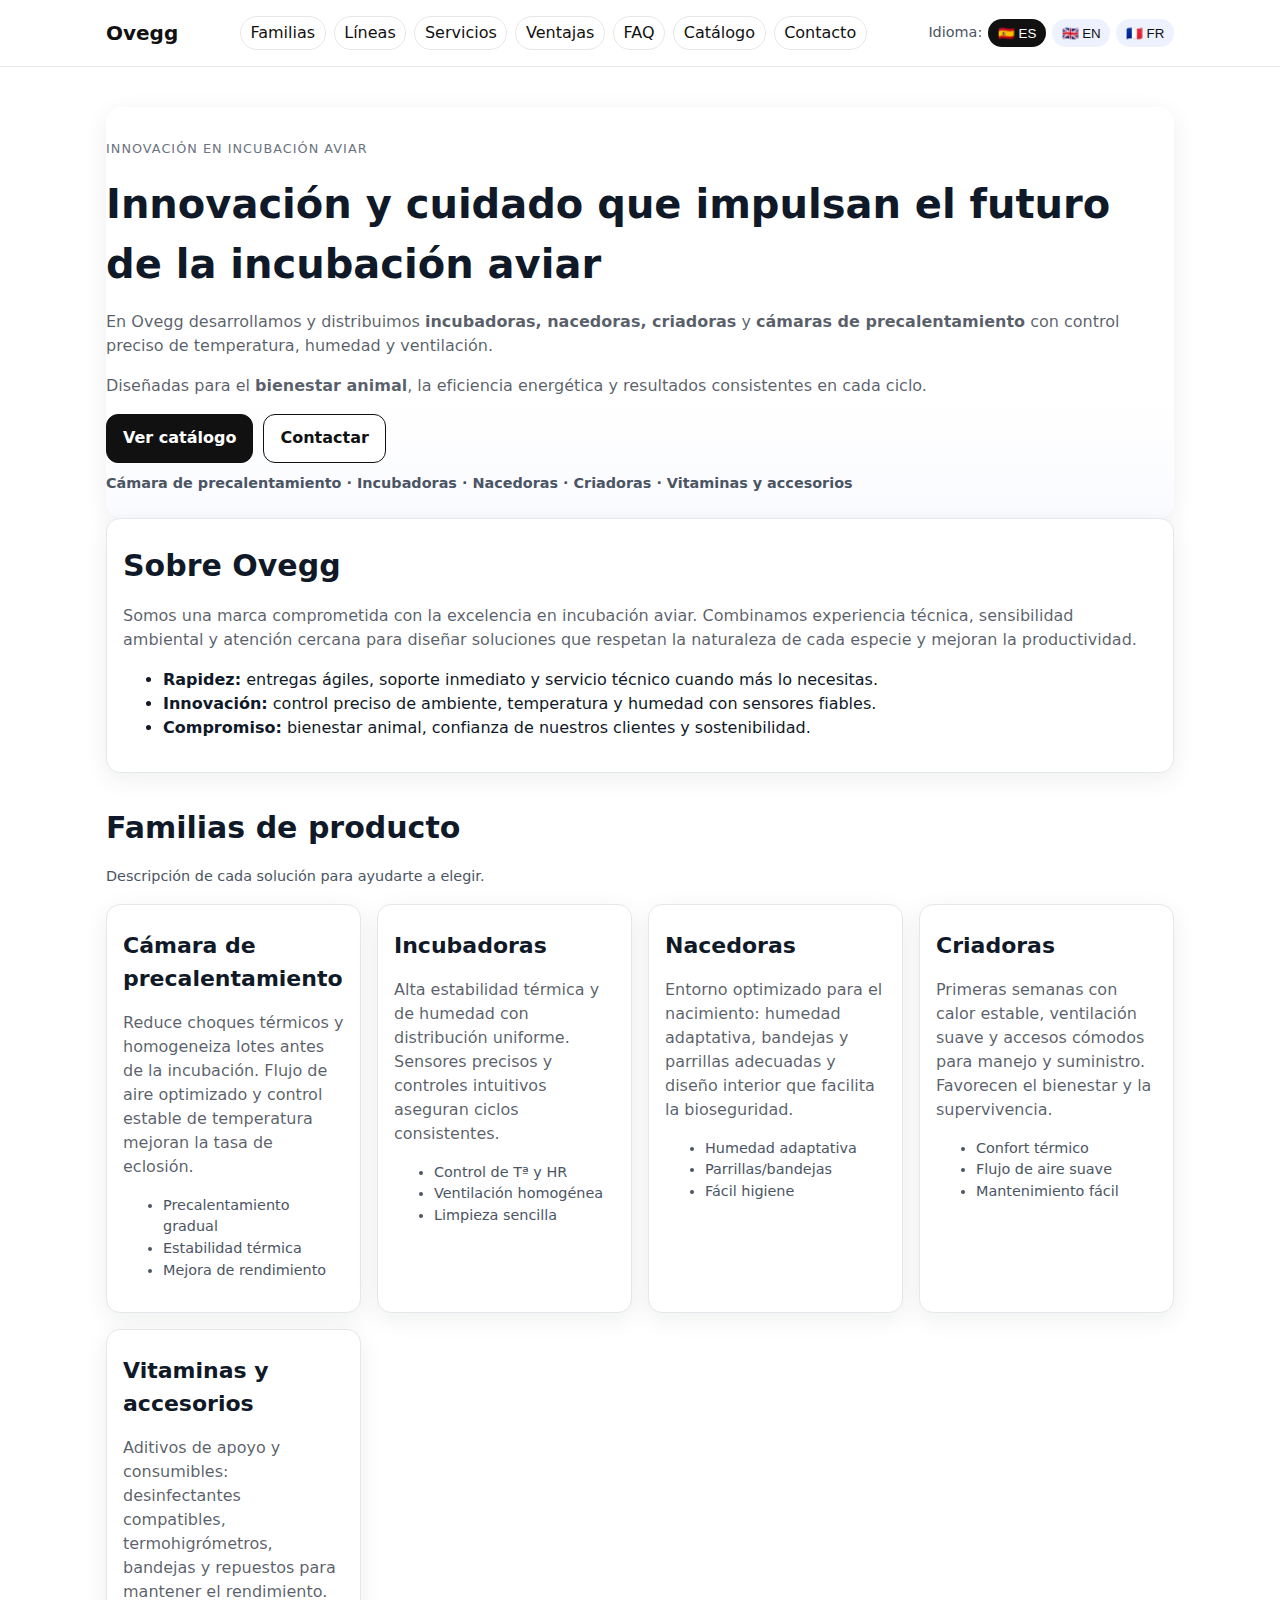
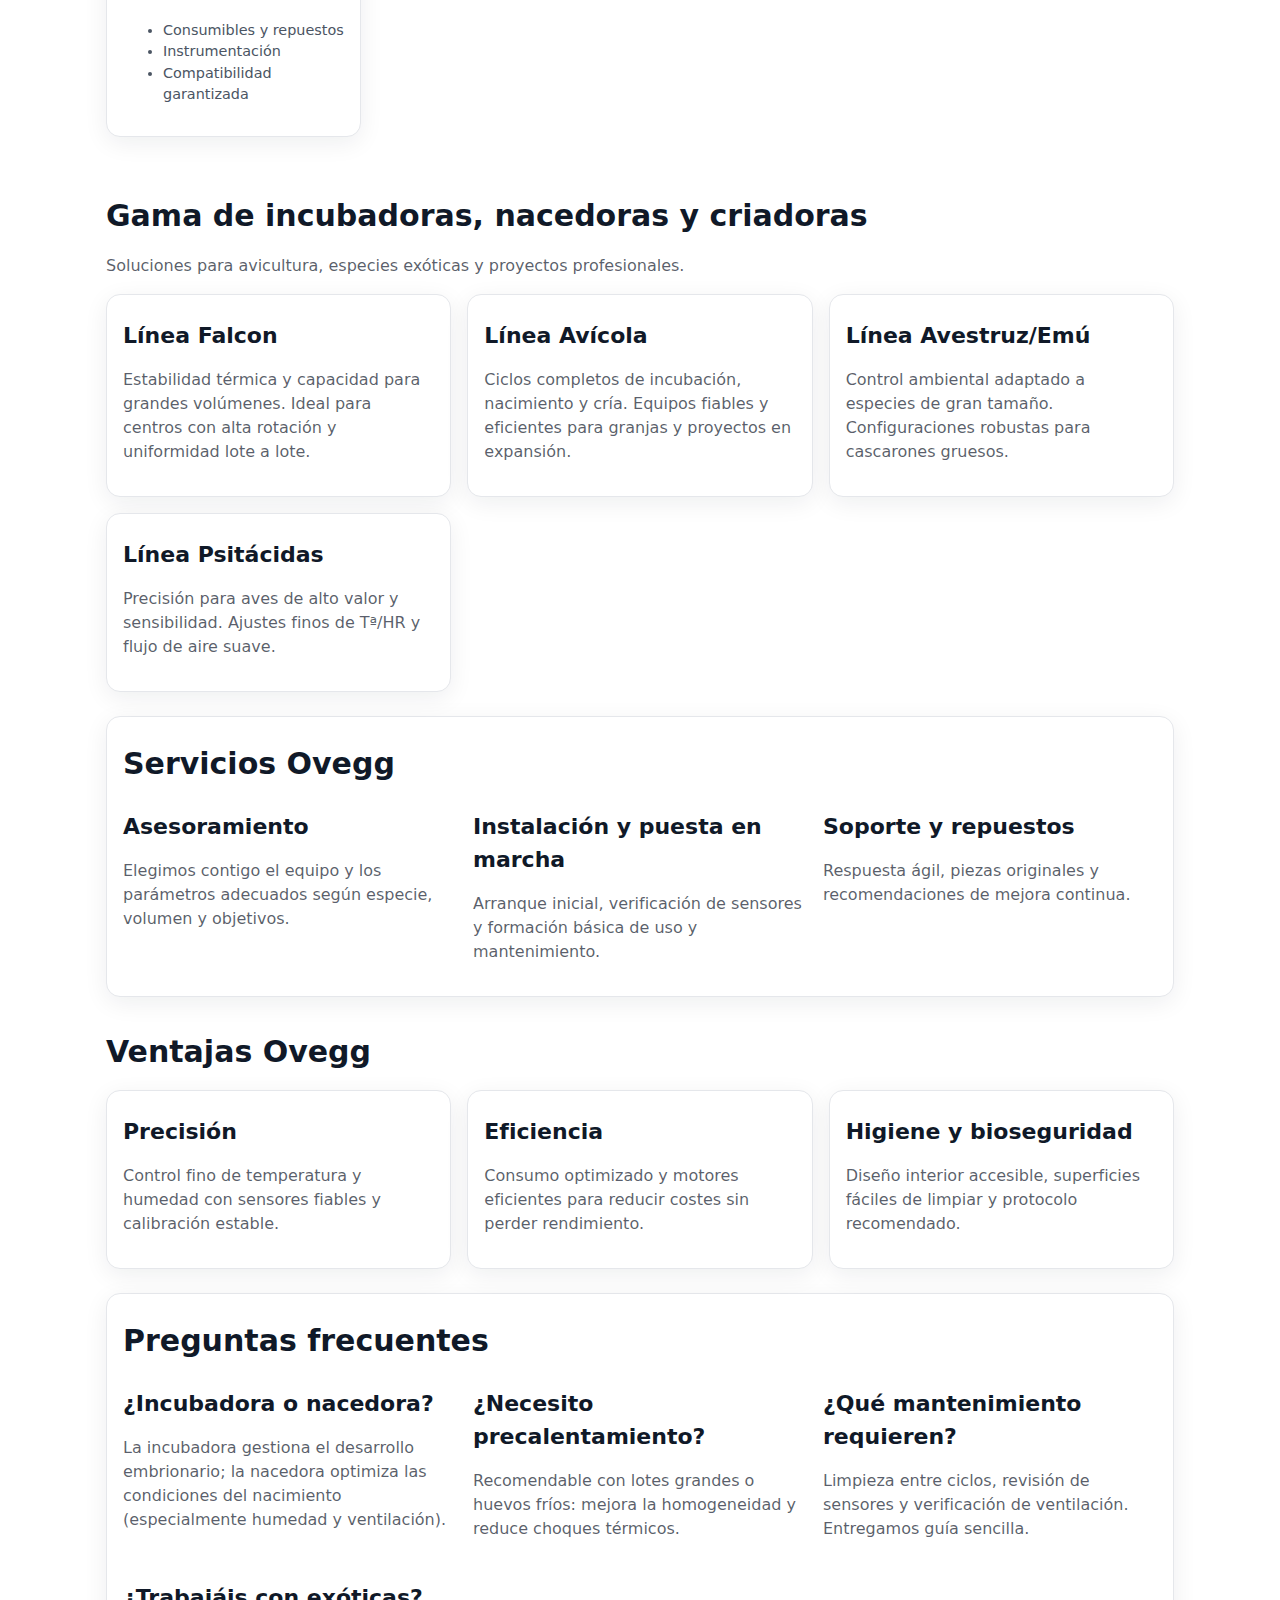
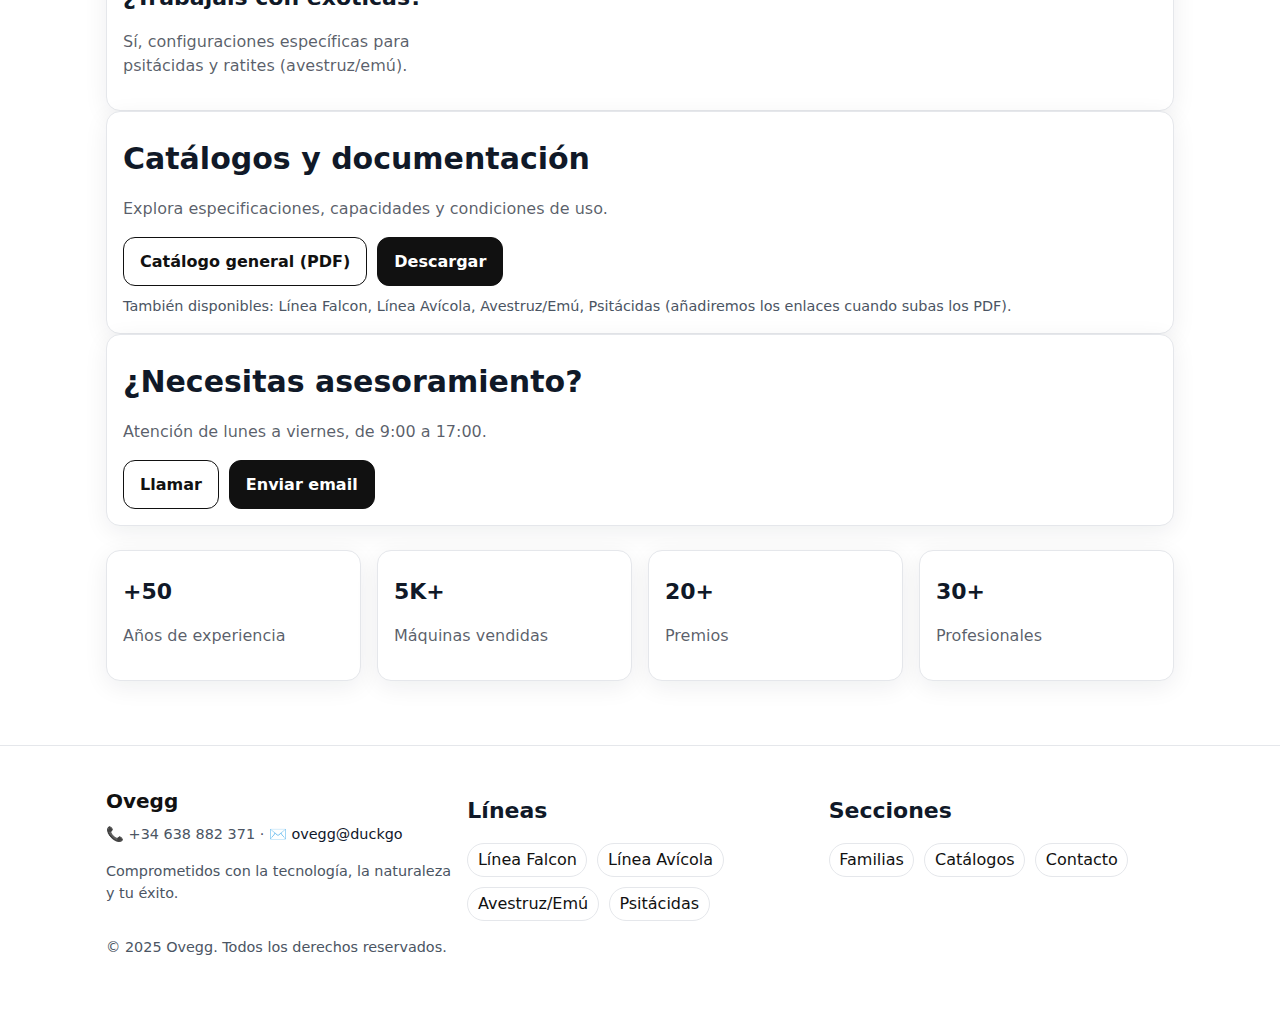
<file: index.html>
<!DOCTYPE html>
<html lang="es">
<head>
  <meta charset="UTF-8" />
  <meta name="viewport" content="width=device-width, initial-scale=1" />

  <title>Ovegg | Innovación en incubación aviar</title>
  <meta name="description" content="Ovegg: incubadoras, nacedoras, criadoras y cámaras de precalentamiento. Bienestar animal, eficiencia energética y resultados consistentes para avicultura y especies exóticas." />
  <meta name="robots" content="index, follow" />
  <link rel="canonical" href="https://ovegg713.github.io/" />

  <!-- Favicons -->
  <link rel="icon" href="favicon.svg" type="image/svg+xml" />
  <link rel="alternate icon" href="favicon.png" type="image/png" />
  <link rel="shortcut icon" href="favicon.ico" type="image/x-icon" />

  <!-- Estilos -->
  <link rel="stylesheet" href="style.css" />

  <!-- hreflang (apuntan a esta misma URL; cuando tengas /en y /fr reales, cámbialos) -->
  <link rel="alternate" href="https://ovegg713.github.io/" hreflang="es" />
  <link rel="alternate" href="https://ovegg713.github.io/en/" hreflang="en" />
  <link rel="alternate" href="https://ovegg713.github.io/fr/" hreflang="fr" />
  <link rel="alternate" href="https://ovegg713.github.io/" hreflang="x-default" />

  <!-- Open Graph -->
  <meta property="og:title" content="Ovegg | Innovación en incubación aviar" />
  <meta property="og:description" content="Soluciones profesionales para incubación: incubadoras, nacedoras y criadoras con control preciso y eficiencia." />
  <meta property="og:url" content="https://ovegg713.github.io/" />
  <meta property="og:type" content="website" />
  <meta property="og:site_name" content="Ovegg" />
  <meta property="og:image" content="https://ovegg713.github.io/favicon.svg" />

  <!-- Twitter -->
  <meta name="twitter:card" content="summary_large_image" />
  <meta name="twitter:title" content="Ovegg | Innovación en incubación aviar" />
  <meta name="twitter:description" content="Soluciones profesionales para incubación: incubadoras, nacedoras y criadoras con control preciso y eficiencia." />
  <meta name="twitter:image" content="https://ovegg713.github.io/favicon.svg" />

  <!-- Schema.org -->
  <script type="application/ld+json">
  {"@context":"https://schema.org","@type":"Organization","name":"Ovegg","url":"https://ovegg713.github.io/","email":"ovegg@duckgo","telephone":"+34 638882371","logo":"https://ovegg713.github.io/favicon.svg"}
  </script>

  <style>
    /* Fallback mínimo por si tu style.css tarda */
    body{font-family:system-ui,-apple-system,Segoe UI,Roboto,Arial,sans-serif;line-height:1.5;margin:0;color:#101928;background:#fff}
    .wrap{max-width:1100px;margin:0 auto;padding:16px}
    header.site-header{position:sticky;top:0;background:#fff;border-bottom:1px solid #e5e7eb;z-index:50}
    .brand{font-weight:700;font-size:20px;text-decoration:none;color:#111}
    nav a{color:#111;text-decoration:none;padding:.25rem .6rem;border-radius:999px;border:1px solid #e5e7eb}
    nav a:hover{background:#f3f4f6}
    .hero{padding:36px 0}
    .section{padding:24px 0}
    .card{background:#fff;border:1px solid #e5e7eb;border-radius:14px;padding:16px}
    .grid{display:grid;gap:16px}
    .grid-2{grid-template-columns:repeat(auto-fit,minmax(260px,1fr))}
    .grid-3{grid-template-columns:repeat(auto-fit,minmax(220px,1fr))}
    .grid-4{grid-template-columns:repeat(auto-fit,minmax(160px,1fr))}
    .btn-row{display:flex;gap:10px;flex-wrap:wrap}
    .btn{display:inline-block;padding:.7rem 1rem;border-radius:12px;border:1px solid #111;text-decoration:none}
    .btn-primary{background:#111;color:#fff}
    .btn-outline{background:#fff;color:#111}
    .kicker{text-transform:uppercase;letter-spacing:.08em;font-size:.8rem;color:#6b7280}
    .small{font-size:.9rem;color:#4b5563}
    footer.site-footer{border-top:1px solid #e5e7eb;margin-top:24px;padding:24px 0}
    /* Idiomas */
    [data-lang]{display:none}
    [data-lang].active{display:block}
    .lang-pill{border:none;background:#eef2ff;color:#111;padding:.4rem .6rem;border-radius:999px;cursor:pointer}
    .lang-pill.active{background:#111;color:#fff}
  </style>
</head>

<body>
  <!-- =================== HEADER (común) =================== -->
  <header class="site-header">
    <div class="wrap" style="display:flex;align-items:center;justify-content:space-between;gap:20px;flex-wrap:wrap;">
      <a href="#" class="brand">Ovegg</a>

      <!-- Menú principal sencillo (anclas a secciones del idioma activo) -->
      <nav style="display:flex;gap:8px;flex-wrap:wrap">
        <a href="#familias">Familias</a>
        <a href="#lineas">Líneas</a>
        <a href="#servicios">Servicios</a>
        <a href="#ventajas">Ventajas</a>
        <a href="#faq">FAQ</a>
        <a href="#catalogo">Catálogo</a>
        <a href="#contacto">Contacto</a>
      </nav>

      <!-- Selector de idioma -->
      <div style="display:flex;gap:6px;align-items:center;flex-wrap:wrap">
        <span class="small">Idioma:</span>
        <button class="lang-pill" data-setlang="es">🇪🇸 ES</button>
        <button class="lang-pill" data-setlang="en">🇬🇧 EN</button>
        <button class="lang-pill" data-setlang="fr">🇫🇷 FR</button>
      </div>
    </div>
  </header>

  <!-- =================== CONTENIDOS EN 3 IDIOMAS =================== -->

  <!-- ========== ESPAÑOL ========== -->
  <main id="lang-es" data-lang="es" class="active">
    <div class="wrap">
      <!-- HERO -->
      <section id="inicio" class="hero section">
        <p class="kicker">innovación en incubación aviar</p>
        <h1>Innovación y cuidado que impulsan el futuro de la incubación aviar</h1>
        <p>En Ovegg desarrollamos y distribuimos <strong>incubadoras, nacedoras, criadoras</strong> y <strong>cámaras de precalentamiento</strong> con control preciso de temperatura, humedad y ventilación.</p>
        <p>Diseñadas para el <strong>bienestar animal</strong>, la eficiencia energética y resultados consistentes en cada ciclo.</p>
        <div class="btn-row">
          <a class="btn btn-primary" href="#catalogo">Ver catálogo</a>
          <a class="btn btn-outline" href="#contacto">Contactar</a>
        </div>
        <div class="small" style="margin-top:10px">
          <strong>Cámara de precalentamiento · Incubadoras · Nacedoras · Criadoras · Vitaminas y accesorios</strong>
        </div>
      </section>

      <!-- SOBRE -->
      <section id="sobre" class="section card">
        <h2>Sobre Ovegg</h2>
        <p>Somos una marca comprometida con la excelencia en incubación aviar. Combinamos experiencia técnica, sensibilidad ambiental y atención cercana para diseñar soluciones que respetan la naturaleza de cada especie y mejoran la productividad.</p>
        <ul>
          <li><strong>Rapidez:</strong> entregas ágiles, soporte inmediato y servicio técnico cuando más lo necesitas.</li>
          <li><strong>Innovación:</strong> control preciso de ambiente, temperatura y humedad con sensores fiables.</li>
          <li><strong>Compromiso:</strong> bienestar animal, confianza de nuestros clientes y sostenibilidad.</li>
        </ul>
      </section>

      <!-- FAMILIAS -->
      <section id="familias" class="section">
        <h2>Familias de producto</h2>
        <p class="small">Descripción de cada solución para ayudarte a elegir.</p>
        <div class="grid grid-3" style="margin-top:16px">
          <article class="card">
            <h3>Cámara de precalentamiento</h3>
            <p>Reduce choques térmicos y homogeneiza lotes antes de la incubación. Flujo de aire optimizado y control estable de temperatura mejoran la tasa de eclosión.</p>
            <ul class="small"><li>Precalentamiento gradual</li><li>Estabilidad térmica</li><li>Mejora de rendimiento</li></ul>
          </article>
          <article class="card">
            <h3>Incubadoras</h3>
            <p>Alta estabilidad térmica y de humedad con distribución uniforme. Sensores precisos y controles intuitivos aseguran ciclos consistentes.</p>
            <ul class="small"><li>Control de Tª y HR</li><li>Ventilación homogénea</li><li>Limpieza sencilla</li></ul>
          </article>
          <article class="card">
            <h3>Nacedoras</h3>
            <p>Entorno optimizado para el nacimiento: humedad adaptativa, bandejas y parrillas adecuadas y diseño interior que facilita la bioseguridad.</p>
            <ul class="small"><li>Humedad adaptativa</li><li>Parrillas/bandejas</li><li>Fácil higiene</li></ul>
          </article>
          <article class="card">
            <h3>Criadoras</h3>
            <p>Primeras semanas con calor estable, ventilación suave y accesos cómodos para manejo y suministro. Favorecen el bienestar y la supervivencia.</p>
            <ul class="small"><li>Confort térmico</li><li>Flujo de aire suave</li><li>Mantenimiento fácil</li></ul>
          </article>
          <article class="card">
            <h3>Vitaminas y accesorios</h3>
            <p>Aditivos de apoyo y consumibles: desinfectantes compatibles, termohigrómetros, bandejas y repuestos para mantener el rendimiento.</p>
            <ul class="small"><li>Consumibles y repuestos</li><li>Instrumentación</li><li>Compatibilidad garantizada</li></ul>
          </article>
        </div>
      </section>

      <!-- LÍNEAS -->
      <section id="lineas" class="section">
        <h2>Gama de incubadoras, nacedoras y criadoras</h2>
        <p>Soluciones para avicultura, especies exóticas y proyectos profesionales.</p>
        <div class="grid grid-2" style="margin-top:16px">
          <article class="card"><h3>Línea Falcon</h3><p>Estabilidad térmica y capacidad para grandes volúmenes. Ideal para centros con alta rotación y uniformidad lote a lote.</p></article>
          <article class="card"><h3>Línea Avícola</h3><p>Ciclos completos de incubación, nacimiento y cría. Equipos fiables y eficientes para granjas y proyectos en expansión.</p></article>
          <article class="card"><h3>Línea Avestruz/Emú</h3><p>Control ambiental adaptado a especies de gran tamaño. Configuraciones robustas para cascarones gruesos.</p></article>
          <article class="card"><h3>Línea Psitácidas</h3><p>Precisión para aves de alto valor y sensibilidad. Ajustes finos de Tª/HR y flujo de aire suave.</p></article>
        </div>
      </section>

      <!-- SERVICIOS -->
      <section id="servicios" class="section card">
        <h2>Servicios Ovegg</h2>
        <div class="grid grid-3">
          <div><h3>Asesoramiento</h3><p>Elegimos contigo el equipo y los parámetros adecuados según especie, volumen y objetivos.</p></div>
          <div><h3>Instalación y puesta en marcha</h3><p>Arranque inicial, verificación de sensores y formación básica de uso y mantenimiento.</p></div>
          <div><h3>Soporte y repuestos</h3><p>Respuesta ágil, piezas originales y recomendaciones de mejora continua.</p></div>
        </div>
      </section>

      <!-- VENTAJAS -->
      <section id="ventajas" class="section">
        <h2>Ventajas Ovegg</h2>
        <div class="grid grid-3" style="margin-top:16px">
          <article class="card"><h3>Precisión</h3><p>Control fino de temperatura y humedad con sensores fiables y calibración estable.</p></article>
          <article class="card"><h3>Eficiencia</h3><p>Consumo optimizado y motores eficientes para reducir costes sin perder rendimiento.</p></article>
          <article class="card"><h3>Higiene y bioseguridad</h3><p>Diseño interior accesible, superficies fáciles de limpiar y protocolo recomendado.</p></article>
        </div>
      </section>

      <!-- FAQ -->
      <section id="faq" class="section card">
        <h2>Preguntas frecuentes</h2>
        <div class="grid grid-2">
          <div><h3>¿Incubadora o nacedora?</h3><p>La incubadora gestiona el desarrollo embrionario; la nacedora optimiza las condiciones del nacimiento (especialmente humedad y ventilación).</p></div>
          <div><h3>¿Necesito precalentamiento?</h3><p>Recomendable con lotes grandes o huevos fríos: mejora la homogeneidad y reduce choques térmicos.</p></div>
          <div><h3>¿Qué mantenimiento requieren?</h3><p>Limpieza entre ciclos, revisión de sensores y verificación de ventilación. Entregamos guía sencilla.</p></div>
          <div><h3>¿Trabajáis con exóticas?</h3><p>Sí, configuraciones específicas para psitácidas y ratites (avestruz/emú).</p></div>
        </div>
      </section>

      <!-- CATÁLOGO -->
      <section id="catalogo" class="section card">
        <h2>Catálogos y documentación</h2>
        <p>Explora especificaciones, capacidades y condiciones de uso.</p>
        <div class="btn-row">
          <a class="btn btn-outline" href="catalogo.pdf" target="_blank" rel="noopener">Catálogo general (PDF)</a>
          <a class="btn btn-primary" href="catalogo.pdf" download>Descargar</a>
        </div>
        <div class="small" style="margin-top:10px">También disponibles: Línea Falcon, Línea Avícola, Avestruz/Emú, Psitácidas (añadiremos los enlaces cuando subas los PDF).</div>
      </section>

      <!-- CONTACTO -->
      <section id="contacto" class="section card">
        <h2>¿Necesitas asesoramiento?</h2>
        <p>Atención de lunes a viernes, de 9:00 a 17:00.</p>
        <div class="btn-row"><a class="btn btn-outline" href="tel:+34638882371">Llamar</a><a class="btn btn-primary" href="mailto:ovegg@duckgo">Enviar email</a></div>
      </section>

      <!-- MÉTRICAS -->
      <section class="section">
        <div class="grid grid-4">
          <div class="card"><h3>+50</h3><p>Años de experiencia</p></div>
          <div class="card"><h3>5K+</h3><p>Máquinas vendidas</p></div>
          <div class="card"><h3>20+</h3><p>Premios</p></div>
          <div class="card"><h3>30+</h3><p>Profesionales</p></div>
        </div>
      </section>
    </div>
  </main>

  <!-- ========== INGLÉS ========== -->
  <main id="lang-en" data-lang="en">
    <div class="wrap">
      <section id="home" class="hero section">
        <p class="kicker">incubation innovation</p>
        <h1>Innovation and care powering the future of bird incubation</h1>
        <p>We design and supply <strong>incubators, hatchers, brooders</strong> and <strong>preheating chambers</strong> with precise control of temperature, humidity and airflow.</p>
        <p>Built for <strong>animal welfare</strong>, energy efficiency and consistent results every cycle.</p>
        <div class="btn-row">
          <a class="btn btn-primary" href="#catalog">View catalog</a>
          <a class="btn btn-outline" href="#contact">Contact</a>
        </div>
        <div class="small" style="margin-top:10px"><strong>Preheating chamber · Incubators · Hatchers · Brooders · Vitamins & accessories</strong></div>
      </section>

      <section id="about" class="section card">
        <h2>About Ovegg</h2>
        <p>We combine technical expertise, environmental awareness and close support to deliver reliable solutions that respect each species and improve productivity.</p>
        <ul><li><strong>Speed:</strong> fast deliveries, prompt support and on-time service.</li><li><strong>Innovation:</strong> precise control of environment, temperature and humidity.</li><li><strong>Commitment:</strong> animal welfare, customer trust and sustainability.</li></ul>
      </section>

      <section id="families" class="section">
        <h2>Product families</h2>
        <p class="small">Clear description to help you choose the right solution.</p>
        <div class="grid grid-3" style="margin-top:16px">
          <article class="card"><h3>Preheating chamber</h3><p>Reduces thermal shock and homogenizes batches before incubation. Optimized airflow and stable temperature improve hatch rate.</p><ul class="small"><li>Gradual preheating</li><li>Thermal stability</li><li>Better performance</li></ul></article>
          <article class="card"><h3>Incubators</h3><p>High thermal and humidity stability with uniform distribution. Accurate sensors and intuitive controls ensure consistent cycles.</p><ul class="small"><li>Temp/RH control</li><li>Even ventilation</li><li>Easy cleaning</li></ul></article>
          <article class="card"><h3>Hatchers</h3><p>Optimized final stage: adaptive humidity, suitable trays and interior design that supports biosafety.</p><ul class="small"><li>Adaptive humidity</li><li>Trays & grids</li><li>Hygiene</li></ul></article>
          <article class="card"><h3>Brooders</h3><p>Stable heat, gentle airflow and convenient access for handling and supply. Fosters welfare and survival.</p><ul class="small"><li>Thermal comfort</li><li>Soft airflow</li><li>Easy maintenance</li></ul></article>
          <article class="card"><h3>Vitamins & accessories</h3><p>Support additives and consumables: compatible disinfectants, thermo-hygrometers, trays and spares.</p><ul class="small"><li>Consumables & spares</li><li>Instrumentation</li><li>Assured compatibility</li></ul></article>
        </div>
      </section>

      <section id="lines" class="section">
        <h2>Incubation, hatching & brooding lines</h2>
        <p>Solutions for poultry, exotic species and professional projects.</p>
        <div class="grid grid-2" style="margin-top:16px">
          <article class="card"><h3>Falcon line</h3><p>Thermal stability for large volumes. Ideal for high-turnover centres and batch-to-batch uniformity.</p></article>
          <article class="card"><h3>Poultry line</h3><p>Full cycles: incubation, hatching and brooding. Reliable & efficient equipment for farms and growth plans.</p></article>
          <article class="card"><h3>Ostrich/Emu</h3><p>Environmental control for large species and thick shells with robust configurations.</p></article>
          <article class="card"><h3>Psittacines</h3><p>Fine control for high-value sensitive birds. Gentle airflow and precise Temp/RH.</p></article>
        </div>
      </section>

      <section id="services-en" class="section card">
        <h2>Ovegg services</h2>
        <div class="grid grid-3"><div><h3>Advisory</h3><p>We help choose the right equipment and parameters by species, volume and goals.</p></div><div><h3>Installation & commissioning</h3><p>Startup, sensor checks and basic training on use and maintenance.</p></div><div><h3>Support & spares</h3><p>Agile response, original parts and continuous improvement tips.</p></div></div>
      </section>

      <section id="advantages" class="section">
        <h2>Advantages</h2>
        <div class="grid grid-3" style="margin-top:16px"><article class="card"><h3>Precision</h3><p>Fine Temp/RH control with reliable sensors and stable calibration.</p></article><article class="card"><h3>Efficiency</h3><p>Optimized consumption and efficient motors to cut costs.</p></article><article class="card"><h3>Hygiene & biosafety</h3><p>Accessible interiors, easy-to-clean surfaces and recommended protocol.</p></article></div>
      </section>

      <section id="faq-en" class="section card">
        <h2>FAQ</h2>
        <div class="grid grid-2"><div><h3>Incubator vs hatcher</h3><p>Incubator manages embryo development; hatcher optimizes hatching environment (especially humidity & ventilation).</p></div><div><h3>Do I need preheating?</h3><p>Recommended for large or cold batches: better homogeneity and fewer thermal shocks.</p></div><div><h3>Maintenance?</h3><p>Cleaning between cycles, sensor checks and ventilation verification. We provide a simple guide.</p></div><div><h3>Exotic species?</h3><p>Yes, specific configurations for psittacines and ratites (ostrich/emu).</p></div></div>
      </section>

      <section id="catalog" class="section card">
        <h2>Catalogs & documentation</h2>
        <p>Explore specs, capacities and usage conditions.</p>
        <div class="btn-row"><a class="btn btn-outline" href="catalogo.pdf" target="_blank" rel="noopener">General catalog (PDF)</a><a class="btn btn-primary" href="catalogo.pdf" download>Download</a></div>
        <div class="small" style="margin-top:10px">Falcon line, Poultry, Ostrich/Emu, Psittacines (links will be added when PDFs are uploaded).</div>
      </section>

      <section id="contact" class="section card">
        <h2>Contact</h2>
        <p>Mon–Fri, 9:00–17:00.</p>
        <div class="btn-row"><a class="btn btn-outline" href="tel:+34638882371">Call</a><a class="btn btn-primary" href="mailto:ovegg@duckgo">Email</a></div>
      </section>

      <section class="section">
        <div class="grid grid-4">
          <div class="card"><h3>+50</h3><p>Years of expertise</p></div>
          <div class="card"><h3>5K+</h3><p>Units delivered</p></div>
          <div class="card"><h3>20+</h3><p>Awards</p></div>
          <div class="card"><h3>30+</h3><p>Professionals</p></div>
        </div>
      </section>
    </div>
  </main>

  <!-- ========== FRANCÉS ========== -->
  <main id="lang-fr" data-lang="fr">
    <div class="wrap">
      <section id="accueil" class="hero section">
        <p class="kicker">innovation en incubation</p>
        <h1>Innovation et soin au service de l’incubation avicole</h1>
        <p>Nous concevons et distribuons des <strong>incubateurs, éclosoirs, éleveuses</strong> et <strong>chambres de préchauffage</strong> avec contrôle précis de la température, de l’humidité et de la ventilation.</p>
        <p>Conçus pour le <strong>bien-être animal</strong>, l’efficacité énergétique et des résultats constants à chaque cycle.</p>
        <div class="btn-row">
          <a class="btn btn-primary" href="#catalogue">Voir le catalogue</a>
          <a class="btn btn-outline" href="#contact-fr">Contact</a>
        </div>
        <div class="small" style="margin-top:10px"><strong>Chambre de préchauffage · Incubateurs · Éclosoirs · Éleveuses · Vitamines & accessoires</strong></div>
      </section>

      <section id="a-propos" class="section card">
        <h2>À propos d’Ovegg</h2>
        <p>Nous allions expertise technique, sensibilité environnementale et accompagnement de proximité pour offrir des solutions fiables qui respectent chaque espèce et améliorent la productivité.</p>
        <ul><li><strong>Rapidité :</strong> livraisons agiles et support réactif.</li><li><strong>Innovation :</strong> contrôle précis de l’environnement, température et humidité.</li><li><strong>Engagement :</strong> bien-être animal, confiance client et durabilité.</li></ul>
      </section>

      <section id="familles" class="section">
        <h2>Familles de produits</h2>
        <p class="small">Description de chaque solution pour vous guider.</p>
        <div class="grid grid-3" style="margin-top:16px">
          <article class="card"><h3>Chambre de préchauffage</h3><p>Réduit les chocs thermiques et homogénéise les lots avant l’incubation. Flux d’air optimisé et température stable améliorent le taux d’éclosion.</p><ul class="small"><li>Préchauffage progressif</li><li>Stabilité thermique</li><li>Meilleure performance</li></ul></article>
          <article class="card"><h3>Incubateurs</h3><p>Grande stabilité thermique et d’humidité avec distribution uniforme. Capteurs précis et commandes intuitives assurent des cycles réguliers.</p><ul class="small"><li>Contrôle T°/HR</li><li>Ventilation homogène</li><li>Nettoyage facile</li></ul></article>
          <article class="card"><h3>Éclosoirs</h3><p>Phase finale optimisée : humidité adaptée, plateaux et grilles appropriés et design intérieur favorisant la biosécurité.</p><ul class="small"><li>Humidité adaptative</li><li>Plateaux & grilles</li><li>Hygiène facilitée</li></ul></article>
          <article class="card"><h3>Éleveuses</h3><p>Semaines initiales avec chaleur stable, flux d’air doux et accès pratiques pour la gestion et l’alimentation.</p><ul class="small"><li>Confort thermique</li><li>Flux d’air doux</li><li>Entretien aisé</li></ul></article>
          <article class="card"><h3>Vitamines & accessoires</h3><p>Additifs et consommables : désinfectants compatibles, thermo-hygromètres, plateaux et pièces de rechange.</p><ul class="small"><li>Consommables & pièces</li><li>Instrumentation</li><li>Compatibilité assurée</li></ul></article>
        </div>
      </section>

      <section id="gammes" class="section">
        <h2>Gammes d’incubation, éclosion & élevage</h2>
        <p>Solutions pour aviculture, espèces exotiques et projets professionnels.</p>
        <div class="grid grid-2" style="margin-top:16px">
          <article class="card"><h3>Gamme Falcon</h3><p>Stabilité thermique et grands volumes. Idéal pour centres à forte rotation et uniformité inter-lots.</p></article>
          <article class="card"><h3>Gamme Avicole</h3><p>Cycles complets : incubation, éclosion et élevage. Équipements fiables et efficaces.</p></article>
          <article class="card"><h3>Autruche/Émeu</h3><p>Contrôle environnemental pour grandes espèces et coquilles épaisses.</p></article>
          <article class="card"><h3>Psittacidés</h3><p>Réglages fins pour oiseaux sensibles de grande valeur. Flux d’air doux et précision T°/HR.</p></article>
        </div>
      </section>

      <section id="services-fr" class="section card">
        <h2>Services Ovegg</h2>
        <div class="grid grid-3"><div><h3>Conseil</h3><p>Choix du matériel et des paramètres selon l’espèce, le volume et les objectifs.</p></div><div><h3>Installation & mise en service</h3><p>Démarrage, vérification des capteurs et formation de base.</p></div><div><h3>Support & pièces</h3><p>Réponse agile, pièces d’origine et recommandations d’amélioration continue.</p></div></div>
      </section>

      <section id="avantages" class="section">
        <h2>Avantages</h2>
        <div class="grid grid-3" style="margin-top:16px"><article class="card"><h3>Précision</h3><p>Contrôle fin T°/HR avec capteurs fiables et calibration stable.</p></article><article class="card"><h3>Efficacité</h3><p>Consommation optimisée et moteurs performants pour réduire les coûts.</p></article><article class="card"><h3>Hygiène & biosécurité</h3><p>Intérieurs accessibles, surfaces faciles à nettoyer et protocole conseillé.</p></article></div>
      </section>

      <section id="faq-fr" class="section card">
        <h2>FAQ</h2>
        <div class="grid grid-2"><div><h3>Incubateur vs éclosoir</h3><p>Incubateur = développement embryonnaire ; éclosoir = conditions d’éclosion (surtout humidité & ventilation).</p></div><div><h3>Préchauffage ?</h3><p>Recommandé pour lots importants ou froids : meilleure homogénéité et moins de chocs thermiques.</p></div><div><h3>Entretien ?</h3><p>Nettoyage entre cycles, vérification des capteurs et de la ventilation. Guide fourni.</p></div><div><h3>Espèces exotiques ?</h3><p>Oui, configurations spécifiques pour psittacidés et ratites (autruche/émeu).</p></div></div>
      </section>

      <section id="catalogue" class="section card">
        <h2>Catalogues & documentation</h2>
        <p>Explorez les spécifications, capacités et conditions d’utilisation.</p>
        <div class="btn-row"><a class="btn btn-outline" href="catalogo.pdf" target="_blank" rel="noopener">Catalogue général (PDF)</a><a class="btn btn-primary" href="catalogo.pdf" download>Télécharger</a></div>
        <div class="small" style="margin-top:10px">Gamme Falcon, Avicole, Autruche/Émeu, Psittacidés (liens ajoutés dès que les PDF seront disponibles).</div>
      </section>

      <section id="contact-fr" class="section card">
        <h2>Contact</h2>
        <p>Lun–Ven, 9:00–17:00.</p>
        <div class="btn-row"><a class="btn btn-outline" href="tel:+34638882371">Appeler</a><a class="btn btn-primary" href="mailto:ovegg@duckgo">Email</a></div>
      </section>

      <section class="section">
        <div class="grid grid-4">
          <div class="card"><h3>+50</h3><p>Années d’expérience</p></div>
          <div class="card"><h3>5K+</h3><p>Machines livrées</p></div>
          <div class="card"><h3>20+</h3><p>Récompenses</p></div>
          <div class="card"><h3>30+</h3><p>Professionnels</p></div>
        </div>
      </section>
    </div>
  </main>

  <!-- =================== FOOTER (común) =================== -->
  <footer class="site-footer">
    <div class="wrap">
      <div class="grid grid-3">
        <div>
          <div class="brand" style="margin-bottom:8px;font-weight:700">Ovegg</div>
          <p class="small">📞 +34 638 882 371 · ✉️ <a href="mailto:ovegg@duckgo">ovegg@duckgo</a></p>
          <p class="small">Comprometidos con la tecnología, la naturaleza y tu éxito.</p>
        </div>
        <div>
          <h3>Líneas</h3>
          <nav class="link-list">
            <a href="#lineas">Línea Falcon</a>
            <a href="#lineas">Línea Avícola</a>
            <a href="#lineas">Avestruz/Emú</a>
            <a href="#lineas">Psitácidas</a>
          </nav>
        </div>
        <div>
          <h3>Secciones</h3>
          <nav class="link-list">
            <a href="#familias">Familias</a>
            <a href="#catalogo">Catálogos</a>
            <a href="#contacto">Contacto</a>
          </nav>
        </div>
      </div>
      <p class="small" style="margin-top:16px">© 2025 Ovegg. Todos los derechos reservados.</p>
    </div>
  </footer>

  <!-- =================== JS de idioma =================== -->
  <script>
    (function(){
      const pickers = document.querySelectorAll('[data-setlang]');
      const sections = document.querySelectorAll('[data-lang]');
      function setLang(lang){
        sections.forEach(s => s.classList.toggle('active', s.dataset.lang === lang));
        pickers.forEach(b => b.classList.toggle('active', b.dataset.setlang === lang));
        document.documentElement.lang = lang;
        localStorage.setItem('ovegg_lang', lang);
        // Ajustar anclas del menú a la sección activa
        const nav = document.querySelector('header nav');
        if(!nav) return;
        const ids = { es:{familias:'#familias',lineas:'#lineas',servicios:'#servicios',ventajas:'#ventajas',faq:'#faq',catalogo:'#catalogo',contacto:'#contacto'},
                      en:{familias:'#families',lineas:'#lines',servicios:'#services-en',ventajas:'#advantages',faq:'#faq-en',catalogo:'#catalog',contacto:'#contact'},
                      fr:{familias:'#familles',lineas:'#gammes',servicios:'#services-fr',ventajas:'#avantages',faq:'#faq-fr',catalogo:'#catalogue',contacto:'#contact-fr'} };
        const map = ids[lang];
        const links = nav.querySelectorAll('a[href^="#"], a[href="#"]');
        links.forEach(a=>{
          const txt=a.textContent.trim().toLowerCase();
          if(txt.includes('famil')||txt.includes('families')) a.href=map.familias;
          else if(txt.includes('línea')||txt.includes('line')||txt.includes('gamme')) a.href=map.lineas;
          else if(txt.includes('servi')) a.href=map.servicios;
          else if(txt.includes('ventaj')||txt.includes('advant')||txt.includes('avantage')) a.href=map.ventajas;
          else if(txt.includes('faq')) a.href=map.faq;
          else if(txt.includes('catá')||txt.includes('catalog')) a.href=map.catalogo;
          else if(txt.includes('contact')) a.href=map.contacto;
        });
      }
      pickers.forEach(b=>b.addEventListener('click',()=>setLang(b.dataset.setlang)));
      // Cargar preferencia
      const saved = localStorage.getItem('ovegg_lang') || 'es';
      setLang(saved);
    })();
  </script>
</body>
</html>
</file>
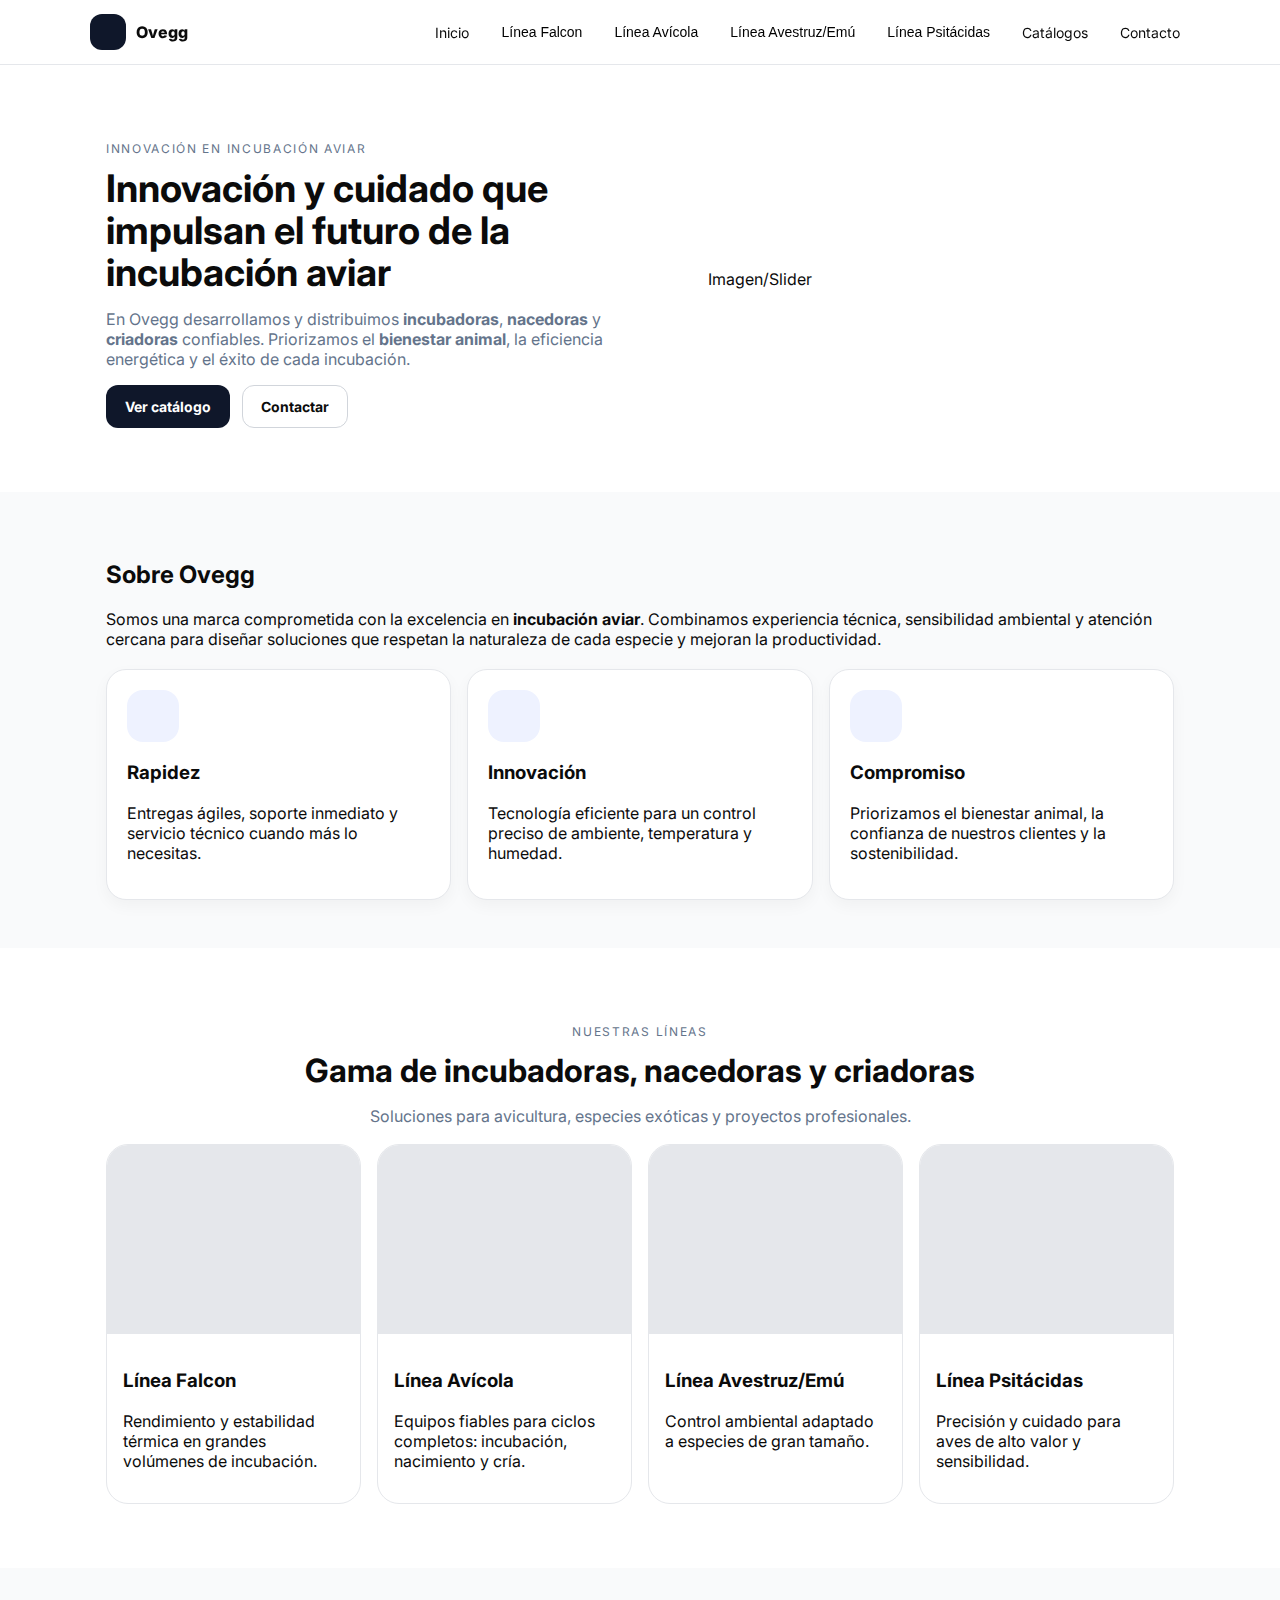
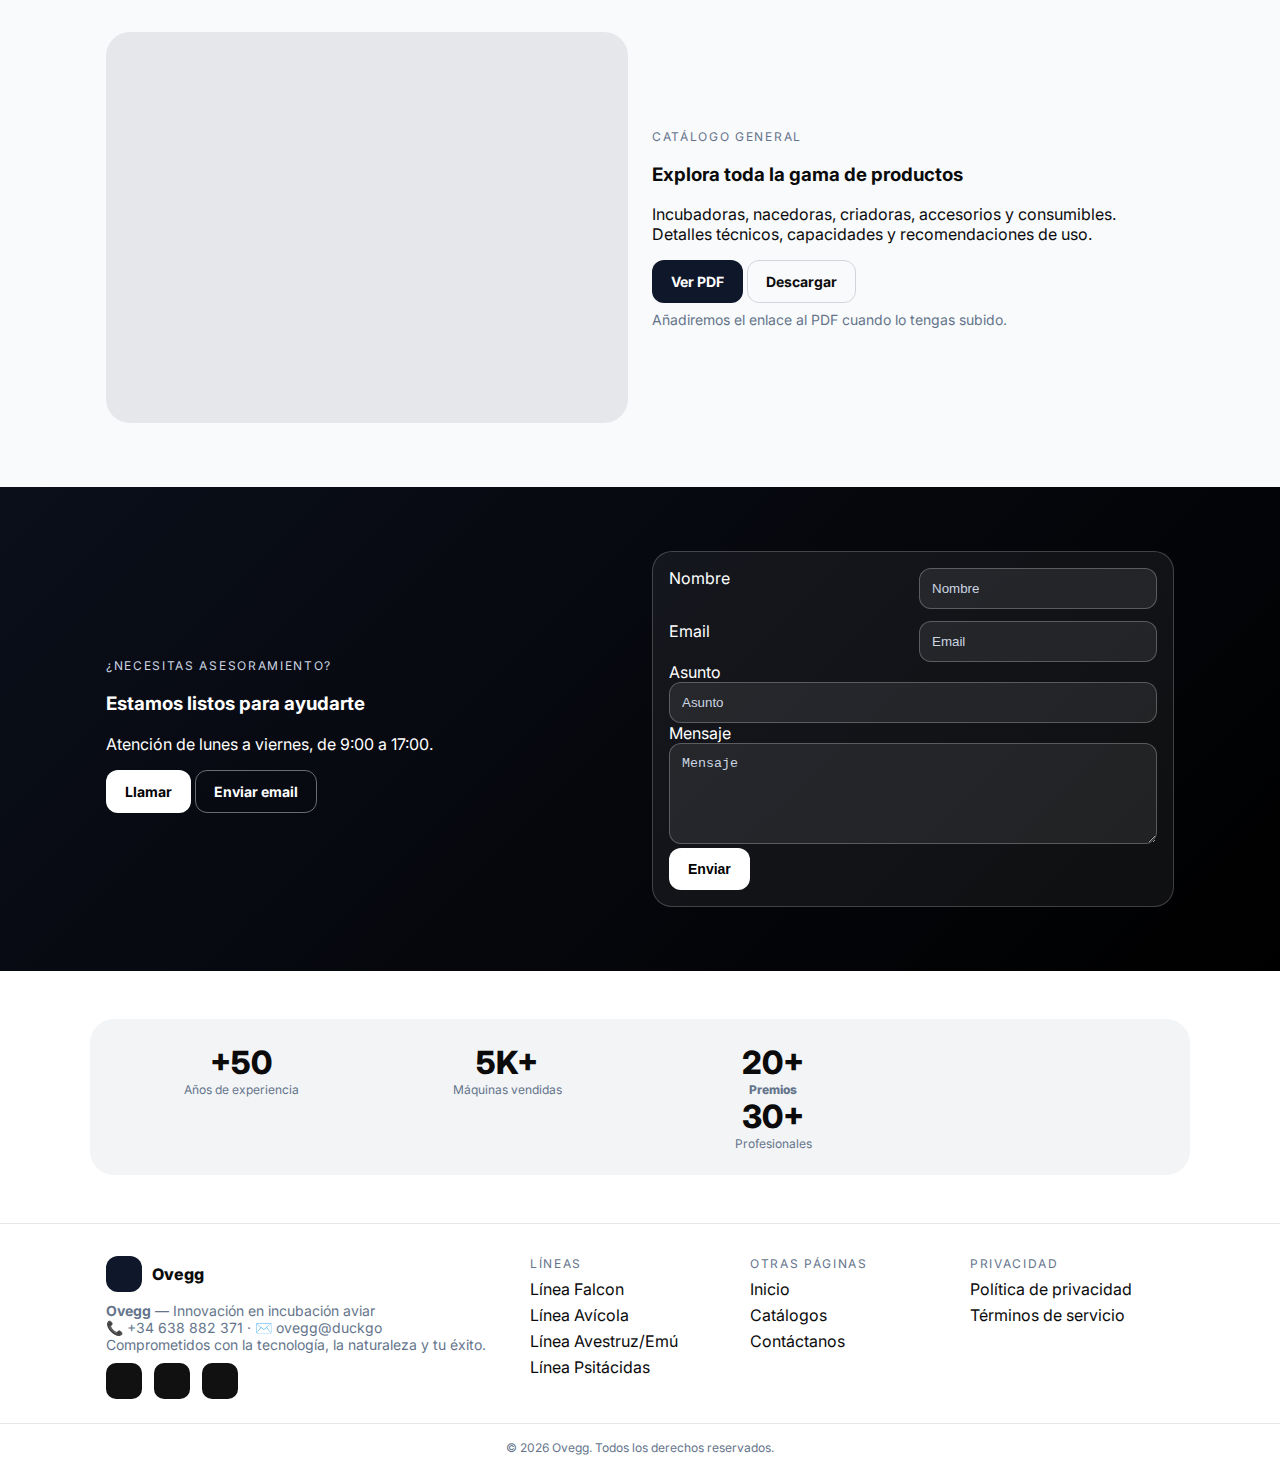
<file: index-ovegg-seo-final.html>
<!DOCTYPE html>
<html lang="es">
<head>
  <meta charset="utf-8" />
  <meta http-equiv="X-UA-Compatible" content="IE=edge" />
  <meta name="viewport" content="width=device-width, initial-scale=1" />

  <title>Ovegg | Innovación en incubación aviar: incubadoras, nacedoras y soluciones</title>
  <meta name="description" content="Ovegg diseña e integra tecnología para incubación aviar: incubadoras, nacedoras y criadoras eficientes con enfoque en bienestar animal y ahorro energético. Soporte técnico y envío en España." />
  <meta name="robots" content="index,follow,max-snippet:-1,max-image-preview:large,max-video-preview:-1" />
  <meta http-equiv="Content-Language" content="es" />
  <meta name="theme-color" content="#0f172a" />

  <!-- Canonical -->
  <link rel="canonical" href="https://ovegg713.github.io/" />

  <!-- Performance: fuentes -->
  <link rel="preconnect" href="https://fonts.googleapis.com" />
  <link rel="preconnect" href="https://fonts.gstatic.com" crossorigin />
  <link href="https://fonts.googleapis.com/css2?family=Inter:wght@400;600;700;800&display=swap" rel="stylesheet" />

  <!-- Open Graph -->
  <meta property="og:type" content="website" />
  <meta property="og:site_name" content="Ovegg" />
  <meta property="og:title" content="Ovegg | Innovación en incubación aviar: incubadoras, nacedoras y soluciones" />
  <meta property="og:description" content="Ovegg diseña e integra tecnología para incubación aviar: incubadoras, nacedoras y criadoras eficientes con enfoque en bienestar animal y ahorro energético. Soporte técnico y envío en España." />
  <meta property="og:url" content="https://ovegg713.github.io/" />
  <meta property="og:image" content="https://ovegg713.github.io/og-image.jpg" />
  <meta property="og:locale" content="es_ES" />

  <!-- Twitter -->
  <meta name="twitter:card" content="summary_large_image" />
  <meta name="twitter:title" content="Ovegg | Innovación en incubación aviar: incubadoras, nacedoras y soluciones" />
  <meta name="twitter:description" content="Ovegg diseña e integra tecnología para incubación aviar: incubadoras, nacedoras y criadoras eficientes con enfoque en bienestar animal y ahorro energético. Soporte técnico y envío en España." />
  <meta name="twitter:image" content="https://ovegg713.github.io/og-image.jpg" />

  <style>
    :root { --bg:#ffffff; --text:#0b0b0b; --muted:#64748b; --line:#e5e7eb; --primary:#0f172a; --primary-contrast:#ffffff; }
    * { box-sizing: border-box; }
    html, body { margin:0; padding:0; font-family:'Inter', system-ui, -apple-system, Segoe UI, Roboto, Arial, sans-serif; color:var(--text); background:var(--bg); }
    a { color:inherit; text-decoration:none; }
    img { max-width:100%; display:block; }
    .container { max-width:1100px; margin:0 auto; padding:0 16px; }
    .site-header { position:sticky; top:0; background:#ffffffcc; backdrop-filter:blur(8px); border-bottom:1px solid var(--line); z-index:50; }
    .nav-container { display:flex; align-items:center; justify-content:space-between; padding:14px 0; }
    .brand { display:flex; gap:10px; align-items:center; }
    .logo { width:36px; height:36px; border-radius:12px; background:var(--primary); }
    .brand-name { font-weight:800; }
    .nav { display:flex; align-items:center; gap:12px; }
    .nav a { padding:8px 10px; border-radius:10px; font-size:14px; }
    .nav a:hover { background:#f3f4f6; }
    .nav-toggle { display:none; font-size:22px; background:none; border:0; }
    .dropdown { position:relative; }
    .dropbtn { background:none; border:0; padding:8px 10px; border-radius:10px; font-size:14px; cursor:pointer; }
    .dropbtn:hover { background:#f3f4f6; }
    .dropdown-content { position:absolute; left:0; top:calc(100% + 8px); width:280px; background:#fff; border:1px solid var(--line); border-radius:16px; box-shadow:0 10px 30px rgba(0,0,0,.08); padding:8px; display:none; }
    .dropdown-content a { display:flex; gap:10px; padding:10px; border-radius:12px; font-size:14px; }
    .dropdown-content a:hover { background:#f9fafb; }
    .dropdown:hover .dropdown-content { display:block; }
    .hero { padding:64px 0; }
    .hero-grid { display:grid; grid-template-columns:1.1fr .9fr; gap:32px; align-items:center; }
    .eyebrow { letter-spacing:.14em; text-transform:uppercase; color:var(--muted); font-size:12px; }
    h1 { font-size:38px; line-height:1.1; margin:8px 0 8px; }
    .sub { color:var(--muted); }
    .hero-actions { display:flex; gap:12px; margin-top:16px; }
    .btn { display:inline-block; padding:12px 18px; border-radius:12px; font-weight:700; font-size:14px; border:1px solid transparent; }
    .btn-primary { background:var(--primary); color:var(--primary-contrast); }
    .btn-outline { border-color:#d1d5db; }
    .values { background:#f9fafb; padding:48px 0; }
    .cards-3 { display:grid; grid-template-columns:repeat(3,1fr); gap:16px; }
    .card { background:#fff; border:1px solid var(--line); border-radius:20px; padding:20px; box-shadow:0 6px 16px rgba(0,0,0,.04); }
    .card .icon { width:52px; height:52px; border-radius:16px; background:#eef2ff; margin-bottom:12px; }
    .lines { padding:64px 0; }
    .section-head { text-align:center; margin-bottom:18px; }
    .section-head h2 { font-size:32px; margin:6px 0; }
    .grid-4 { display:grid; grid-template-columns:repeat(4,1fr); gap:16px; }
    .line-card { border:1px solid var(--line); border-radius:22px; overflow:hidden; display:block; transition:transform .15s ease, box-shadow .15s ease; }
    .line-card:hover { transform:translateY(-3px); box-shadow:0 10px 24px rgba(0,0,0,.06); }
    .line-card .img { aspect-ratio:4/3; background:#e5e7eb; }
    .line-info { padding:16px; }
    .catalog { background:#f9fafb; padding:64px 0; }
    .cat-grid { display:grid; grid-template-columns:1fr 1fr; gap:24px; align-items:center; }
    .cat-media { aspect-ratio:4/3; border-radius:24px; background:#e5e7eb; }
    .contact { padding:64px 0; background:linear-gradient(135deg,#0b0f1a,#000); color:#fff; }
    .contact-inner { display:grid; grid-template-columns:1fr 1fr; gap:24px; align-items:center; }
    .contact .light { color:#cbd5e1; }
    .contact-form { background:rgba(255,255,255,.06); border:1px solid rgba(255,255,255,.2); border-radius:20px; padding:16px; }
    .contact-form .row { display:grid; grid-template-columns:1fr 1fr; gap:12px; }
    .contact-form input, .contact-form textarea { width:100%; padding:12px; border-radius:12px; border:1px solid rgba(255,255,255,.25); background:rgba(255,255,255,.08); color:#fff; }
    .contact-form input::placeholder, .contact-form textarea::placeholder { color:#cbd5e1; }
    .btn-invert { background:#fff; color:#000; }
    .btn-ghost { border-color:rgba(255,255,255,.4); color:#fff; }
    .metrics { padding:48px 0; }
    .metrics-grid { display:grid; grid-template-columns:repeat(4,1fr); gap:12px; background:#f3f4f6; border-radius:24px; padding:24px; text-align:center; }
    .kpi { font-size:32px; font-weight:800; }
    .label { font-size:12px; color:var(--muted); }
    .site-footer { border-top:1px solid var(--line); padding-top:32px; }
    .footer-grid { display:grid; grid-template-columns:2fr 1fr 1fr 1fr; gap:16px; }
    .muted { color:var(--muted); font-size:14px; margin:10px 0; }
    .socials a { display:inline-block; width:36px; height:36px; background:#111; border-radius:10px; margin-right:8px; }
    .foot-title { font-size:12px; letter-spacing:.14em; text-transform:uppercase; color:var(--muted); }
    .foot-list { list-style:none; padding:0; margin:8px 0; }
    .foot-list li { margin:6px 0; }
    .copyright { text-align:center; font-size:12px; color:var(--muted); border-top:1px solid var(--line); padding:16px 0; margin-top:20px; }

    @media (max-width: 980px) {
      .hero-grid { grid-template-columns:1fr; }
      .cards-3 { grid-template-columns:1fr; }
      .grid-4 { grid-template-columns:1fr 1fr; }
      .cat-grid { grid-template-columns:1fr; }
      .contact-inner { grid-template-columns:1fr; }
      .metrics-grid { grid-template-columns:1fr 1fr; }
      .footer-grid { grid-template-columns:1fr 1fr; }
    }
    @media (max-width: 720px) {
      .nav { display:none; flex-direction:column; align-items:flex-start; padding:10px; border-top:1px solid var(--line); }
      .nav.show { display:flex; }
      .nav-toggle { display:block; }
      .grid-4 { grid-template-columns:1fr; }
      .metrics-grid { grid-template-columns:1fr; }
      .footer-grid { grid-template-columns:1fr; }
      .dropdown:hover .dropdown-content { display:none; }
      .dropdown .dropdown-content { position:static; display:none; margin-top:6px; }
      .dropdown.open .dropdown-content { display:block; }
    }
  </style>
</head>
<body>
  <header class="site-header" role="banner">
    <div class="container nav-container">
      <a href="#inicio" class="brand" aria-label="Ovegg - Inicio">
        <div class="logo" aria-hidden="true"></div>
        <span class="brand-name">Ovegg</span>
      </a>
      <button class="nav-toggle" aria-label="Abrir menú" id="navToggle" aria-controls="mainNav" aria-expanded="false">☰</button>
      <nav class="nav" id="mainNav" role="navigation" aria-label="Navegación principal">
        <a href="#inicio" title="Inicio Ovegg">Inicio</a>
        <div class="nav-item dropdown">
          <button class="dropbtn" aria-haspopup="true" aria-expanded="false">Línea Falcon</button>
          <div class="dropdown-content" role="menu" aria-label="Submenú Línea Falcon">
            <a href="#" role="menuitem">Cámara de precalentamiento</a>
            <a href="#" role="menuitem">Incubadoras</a>
            <a href="#" role="menuitem">Nacedoras</a>
            <a href="#" role="menuitem">Criadoras</a>
            <a href="#" role="menuitem">Vitaminas y accesorios</a>
          </div>
        </div>
        <div class="nav-item dropdown">
          <button class="dropbtn" aria-haspopup="true" aria-expanded="false">Línea Avícola</button>
          <div class="dropdown-content" role="menu" aria-label="Submenú Línea Avícola">
            <a href="#" role="menuitem">Incubación completa</a>
            <a href="#" role="menuitem">Incubadoras combinadas</a>
            <a href="#" role="menuitem">Nacedoras</a>
          </div>
        </div>
        <div class="nav-item dropdown">
          <button class="dropbtn" aria-haspopup="true" aria-expanded="false">Línea Avestruz/Emú</button>
          <div class="dropdown-content" role="menu" aria-label="Submenú Línea Avestruz/Emú">
            <a href="#" role="menuitem">Incubadoras</a>
            <a href="#" role="menuitem">Nacedoras</a>
          </div>
        </div>
        <div class="nav-item dropdown">
          <button class="dropbtn" aria-haspopup="true" aria-expanded="false">Línea Psitácidas</button>
          <div class="dropdown-content" role="menu" aria-label="Submenú Línea Psitácidas">
            <a href="#" role="menuitem">PSI-56</a>
            <a href="#" role="menuitem">PSI-56 HS</a>
          </div>
        </div>
        <a href="#catalogos" title="Catálogos de incubadoras y nacedoras">Catálogos</a>
        <a href="#contacto" title="Contacto Ovegg">Contacto</a>
      </nav>
    </div>
  </header>

  <main id="inicio">
    <section class="hero">
      <div class="container hero-grid">
        <div class="hero-copy">
          <p class="eyebrow">innovación en incubación aviar</p>
          <h1>Innovación y cuidado que impulsan el futuro de la incubación aviar</h1>
          <p class="sub">En Ovegg desarrollamos y distribuimos <strong>incubadoras</strong>, <strong>nacedoras</strong> y <strong>criadoras</strong> confiables. Priorizamos el <strong>bienestar animal</strong>, la eficiencia energética y el éxito de cada incubación.</p>
          <div class="hero-actions">
            <a class="btn btn-primary" href="#catalogos">Ver catálogo</a>
            <a class="btn btn-outline" href="#contacto">Contactar</a>
          </div>
        </div>
        <div class="hero-media" aria-hidden="true">
          <div class="media-placeholder" role="img" aria-label="Equipos de incubación Ovegg">Imagen/Slider</div>
        </div>
      </div>
    </section>

    <section class="values" id="sobre">
      <div class="container">
        <h2>Sobre Ovegg</h2>
        <p>Somos una marca comprometida con la excelencia en <strong>incubación aviar</strong>. Combinamos experiencia técnica, sensibilidad ambiental y atención cercana para diseñar soluciones que respetan la naturaleza de cada especie y mejoran la productividad.</p>
      </div>
      <div class="container cards-3" style="margin-top:20px">
        <article class="card">
          <div class="icon" aria-hidden="true"></div>
          <h3>Rapidez</h3>
          <p>Entregas ágiles, soporte inmediato y servicio técnico cuando más lo necesitas.</p>
        </article>
        <article class="card">
          <div class="icon" aria-hidden="true"></div>
          <h3>Innovación</h3>
          <p>Tecnología eficiente para un control preciso de ambiente, temperatura y humedad.</p>
        </article>
        <article class="card">
          <div class="icon" aria-hidden="true"></div>
          <h3>Compromiso</h3>
          <p>Priorizamos el bienestar animal, la confianza de nuestros clientes y la sostenibilidad.</p>
        </article>
      </div>
    </section>

    <section class="lines" id="lineas">
      <div class="container">
        <div class="section-head">
          <p class="eyebrow">Nuestras líneas</p>
          <h2>Gama de incubadoras, nacedoras y criadoras</h2>
          <p class="sub">Soluciones para avicultura, especies exóticas y proyectos profesionales.</p>
        </div>
        <div class="grid-4">
          <a class="line-card" href="#catalogos">
            <div class="img" role="img" aria-label="Línea Falcon: incubación de alto rendimiento"></div>
            <div class="line-info">
              <h3>Línea Falcon</h3>
              <p>Rendimiento y estabilidad térmica en grandes volúmenes de incubación.</p>
            </div>
          </a>
          <a class="line-card" href="#catalogos">
            <div class="img" role="img" aria-label="Línea Avícola para alta productividad"></div>
            <div class="line-info">
              <h3>Línea Avícola</h3>
              <p>Equipos fiables para ciclos completos: incubación, nacimiento y cría.</p>
            </div>
          </a>
          <a class="line-card" href="#catalogos">
            <div class="img" role="img" aria-label="Línea Avestruz y Emú"></div>
            <div class="line-info">
              <h3>Línea Avestruz/Emú</h3>
              <p>Control ambiental adaptado a especies de gran tamaño.</p>
            </div>
          </a>
          <a class="line-card" href="#catalogos">
            <div class="img" role="img" aria-label="Línea Psitácidas para cría responsable"></div>
            <div class="line-info">
              <h3>Línea Psitácidas</h3>
              <p>Precisión y cuidado para aves de alto valor y sensibilidad.</p>
            </div>
          </a>
        </div>
      </div>
    </section>

    <section class="catalog" id="catalogos">
      <div class="container cat-grid">
        <div class="cat-media" role="img" aria-label="Catálogo Ovegg: incubadoras y nacedoras"></div>
        <div>
          <p class="eyebrow">Catálogo general</p>
          <h3>Explora toda la gama de productos</h3>
          <p>Incubadoras, nacedoras, criadoras, accesorios y consumibles. Detalles técnicos, capacidades y recomendaciones de uso.</p>
          <div class="actions">
            <a class="btn btn-primary" href="#" target="_blank" rel="noopener">Ver PDF</a>
            <a class="btn btn-outline" href="#" download>Descargar</a>
          </div>
          <p class="muted" style="margin-top:8px">Añadiremos el enlace al PDF cuando lo tengas subido.</p>
        </div>
      </div>
    </section>

    <section class="contact" id="contacto">
      <div class="container contact-inner">
        <div class="contact-copy">
          <p class="eyebrow light">¿Necesitas asesoramiento?</p>
          <h3>Estamos listos para ayudarte</h3>
          <p>Atención de lunes a viernes, de 9:00 a 17:00.</p>
          <div class="actions">
            <a class="btn btn-invert" href="tel:+34638882371">Llamar</a>
            <a class="btn btn-ghost" href="mailto:ovegg@duckgo">Enviar email</a>
          </div>
        </div>
        <form class="contact-form" action="mailto:ovegg@duckgo" method="post" enctype="text/plain">
          <div class="row">
            <label class="sr-only" for="c-nombre">Nombre</label>
            <input id="c-nombre" type="text" name="Nombre" placeholder="Nombre" required>
            <label class="sr-only" for="c-email">Email</label>
            <input id="c-email" type="email" name="Email" placeholder="Email" required>
          </div>
          <label class="sr-only" for="c-asunto">Asunto</label>
          <input id="c-asunto" type="text" name="Asunto" placeholder="Asunto">
          <label class="sr-only" for="c-mensaje">Mensaje</label>
          <textarea id="c-mensaje" name="Mensaje" rows="5" placeholder="Mensaje"></textarea>
          <button type="submit" class="btn btn-invert">Enviar</button>
        </form>
      </div>
    </section>

    <section class="metrics" aria-label="Métricas y confianza">
      <div class="container metrics-grid">
        <div class="metric"><div class="kpi">+50</div><div class="label">Años de experiencia</div></div>
        <div class="metric"><div class="kpi">5K+</div><div class="label">Máquinas vendidas</div></div>
        <div class="metric"><div class="kpi">20+</</div><div class="label">Premios</div></div>
        <div class="metric"><div class="kpi">30+</div><div class="label">Profesionales</div></div>
      </div>
    </section>
  </main>

  <footer class="site-footer">
    <div class="container footer-grid">
      <div>
        <div class="brand"><div class="logo" aria-hidden="true"></div><div class="brand-name">Ovegg</div></div>
        <p class="muted"><strong>Ovegg</strong> — Innovación en incubación aviar<br>
        📞 +34 638 882 371 · ✉️ ovegg@duckgo<br>
        Comprometidos con la tecnología, la naturaleza y tu éxito.</p>
        <div class="socials" aria-label="Redes sociales">
          <a href="#" aria-label="Facebook"></a>
          <a href="#" aria-label="X"></a>
          <a href="#" aria-label="Instagram"></a>
        </div>
      </div>
      <div>
        <div class="foot-title">Líneas</div>
        <ul class="foot-list">
          <li><a href="#lineas">Línea Falcon</a></li>
          <li><a href="#lineas">Línea Avícola</a></li>
          <li><a href="#lineas">Línea Avestruz/Emú</a></li>
          <li><a href="#lineas">Línea Psitácidas</a></li>
        </ul>
      </div>
      <div>
        <div class="foot-title">Otras páginas</div>
        <ul class="foot-list">
          <li><a href="#inicio">Inicio</a></li>
          <li><a href="#catalogos">Catálogos</a></li>
          <li><a href="#contacto">Contáctanos</a></li>
        </ul>
      </div>
      <div>
        <div class="foot-title">Privacidad</div>
        <ul class="foot-list">
          <li><a href="#">Política de privacidad</a></li>
          <li><a href="#">Términos de servicio</a></li>
        </ul>
      </div>
    </div>
    <div class="copyright">© <span id="year"></span> Ovegg. Todos los derechos reservados.</div>
  </footer>

  <!-- JSON-LD: Organization + Website + FAQ -->
  <script type="application/ld+json">
  {
    "@context": "https://schema.org",
    "@type": "Organization",
    "name": "Ovegg",
    "url": "https://ovegg713.github.io/",
    "logo": "https://ovegg713.github.io/logo.png",
    "email": "ovegg@duckgo",
    "telephone": "+34638882371",
    "sameAs": []
  }
  </script>
  <script type="application/ld+json">
  {
    "@context": "https://schema.org",
    "@type": "WebSite",
    "name": "Ovegg",
    "url": "https://ovegg713.github.io/",
    "inLanguage": "es-ES",
    "potentialAction": {
      "@type": "SearchAction",
      "target": "https://ovegg713.github.io/?q={search_term_string}",
      "query-input": "required name=search_term_string"
    }
  }
  </script>
  <script type="application/ld+json">
  {
    "@context": "https://schema.org",
    "@type": "FAQPage",
    "mainEntity": [{
      "@type": "Question",
      "name": "¿Envían equipos de incubación en toda España?",
      "acceptedAnswer": {
        "@type": "Answer",
        "text": "Sí, realizamos envíos a toda España peninsular y Baleares. Consultar condiciones para Canarias."
      }
    }, {
      "@type": "Question",
      "name": "¿Qué garantía ofrecen?",
      "acceptedAnswer": {
        "@type": "Answer",
        "text": "Ofrecemos garantía oficial del fabricante y soporte técnico postventa. Para detalles de cada equipo, consúltenos."
      }
    }, {
      "@type": "Question",
      "name": "¿Asesoran sobre capacidad y condiciones de incubación?",
      "acceptedAnswer": {
        "@type": "Answer",
        "text": "Sí, nuestro equipo técnico puede recomendar capacidad, parámetros y mantenimiento según la especie y el objetivo."
      }
    }]
  }
  </script>

  <script>
    const navToggle = document.getElementById('navToggle');
    const mainNav = document.getElementById('mainNav');
    if (navToggle) { navToggle.addEventListener('click', () => { 
      const opened = mainNav.classList.toggle('show'); 
      navToggle.setAttribute('aria-expanded', opened ? 'true' : 'false');
    })}
    document.querySelectorAll('.dropdown .dropbtn').forEach(btn => {
      btn.addEventListener('click', (e) => {
        if (window.matchMedia('(max-width: 720px)').matches) {
          const parent = e.target.closest('.dropdown');
          parent.classList.toggle('open');
          const expanded = parent.classList.contains('open');
          btn.setAttribute('aria-expanded', expanded ? 'true' : 'false');
        }
      });
    });
    document.getElementById('year').textContent = new Date().getFullYear();
  </script>
</body>
</html>
</file>
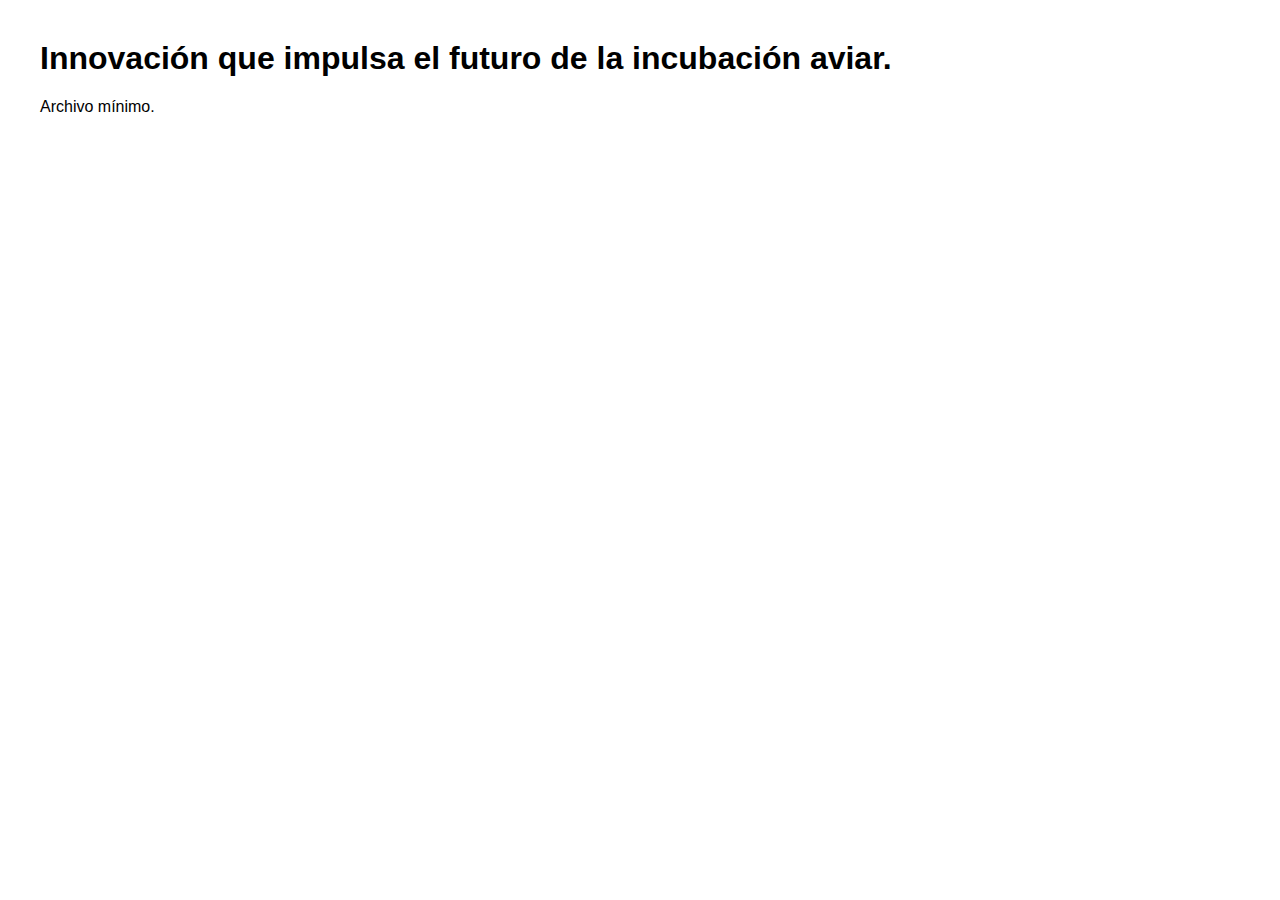
<file: ovegg-onefile-v2 (2).html>
<!DOCTYPE html><html lang="es"><head><meta charset="UTF-8" />
<meta name="viewport" content="width=device-width, initial-scale=1.0" />
<title>Ovegg | Formato (1 archivo)</title>
<style>body{font-family:Arial;margin:40px} .btn{padding:10px 14px;border:1px solid #333;border-radius:8px;display:inline-block}</style>
</head><body><header><h1>Innovación que impulsa el futuro de la incubación aviar.</h1></header><p>Archivo mínimo.</p></body></html>
</file>
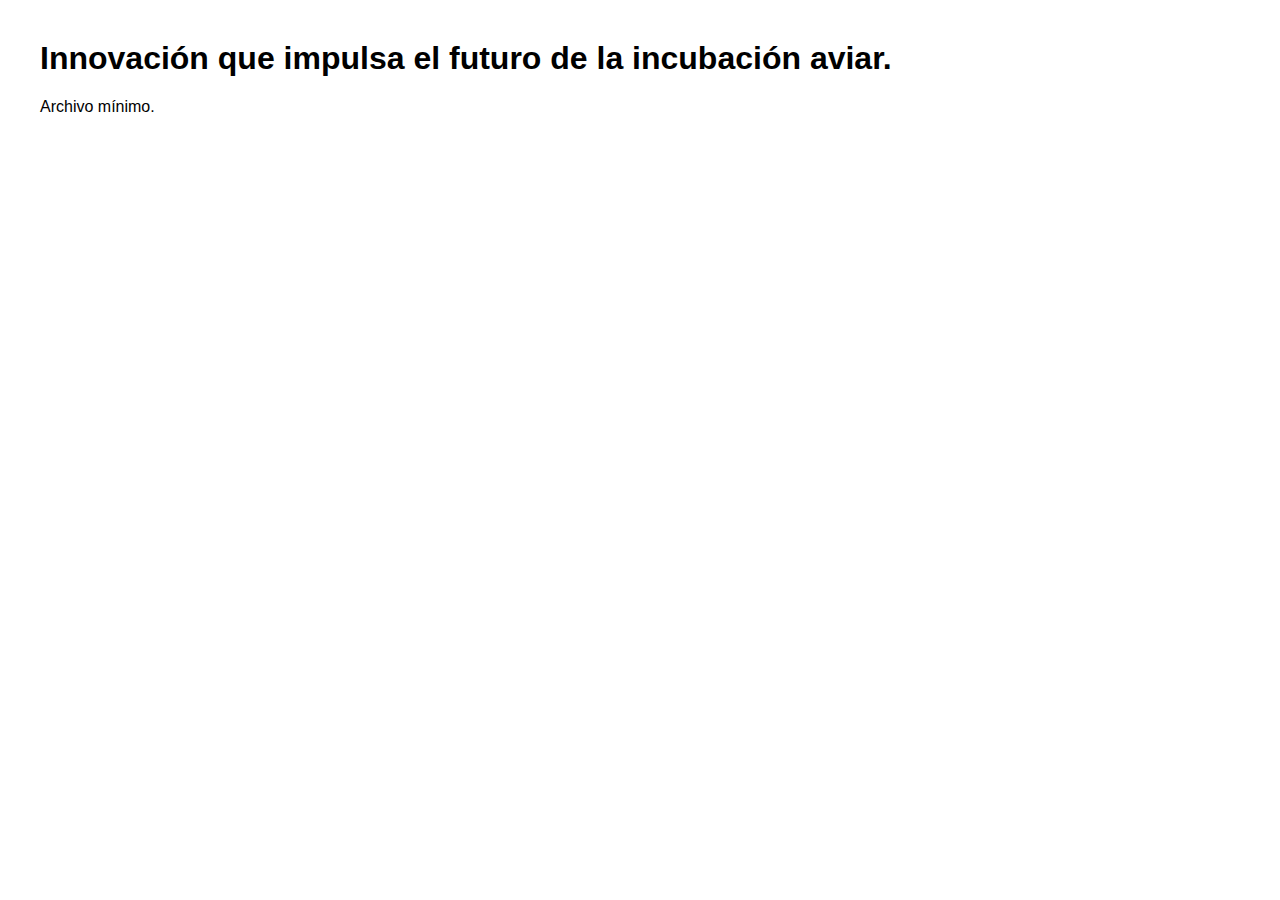
<file: prinindex.html>
<!DOCTYPE html><html lang="es"><head><meta charset="UTF-8" />
<meta name="viewport" content="width=device-width, initial-scale=1.0" />
<title>Ovegg | Formato (1 archivo)</title>
<style>body{font-family:Arial;margin:40px} .btn{padding:10px 14px;border:1px solid #333;border-radius:8px;display:inline-block}</style>
</head><body><header><h1>Innovación que impulsa el futuro de la incubación aviar.</h1></header><p>Archivo mínimo.</p></body></html>
</file>
<file: style.css>
/* ====== Ovegg – estilos base ====== */
:root{
  --brand:#F2C12E;   /* amarillo corporativo */
  --ink:#0F172A;     /* azul/negro corporativo */
  --ink-70: rgba(15,23,42,.7);
  --bg:#ffffff;
  --muted:#f6f7fb;
  --radius:16px;
  --shadow:0 6px 24px rgba(15,23,42,.07);
}

*{box-sizing:border-box}
html,body{margin:0;padding:0}
body{
  font-family: Inter, system-ui, -apple-system, Segoe UI, Roboto, Arial, sans-serif;
  color:var(--ink);
  background:var(--bg);
  line-height:1.55;
}

/* Tipografías */
h1,h2,h3{margin:.5rem 0 1rem}
h1{font-size:clamp(28px,4vw,40px);font-weight:800}
h2{font-size:clamp(22px,3vw,30px);font-weight:700}
h3{font-size:clamp(18px,2.2vw,22px);font-weight:700}
p{margin:.5rem 0 1rem;color:var(--ink-70)}
a{color:var(--ink);text-decoration:none}
a:hover{text-decoration:underline}

/* Layout */
.wrap{max-width:1120px;margin:auto;padding:24px}
.section{padding:40px 0}
.grid{display:grid;gap:24px}
.grid-2{grid-template-columns:repeat(2,minmax(0,1fr))}
.grid-3{grid-template-columns:repeat(3,minmax(0,1fr))}
@media (max-width:900px){.grid-2,.grid-3{grid-template-columns:1fr}}

/* Header */
.site-header{
  background:var(--bg);
  position:sticky;top:0;z-index:10;
  border-bottom:1px solid #eef0f6;
}
.brand{
  display:flex;align-items:center;gap:12px;
  font-weight:800;font-size:22px;color:var(--ink);
}
.brand-badge{
  width:36px;height:36px;border-radius:10px;background:var(--brand);
  display:grid;place-items:center;box-shadow:var(--shadow)
}
.brand-badge:after{
  content:""; width:16px; height:20px; border:3px solid var(--ink);
  border-radius:50% 50% 55% 55%/60% 60% 45% 45%;
  background:#fff3de; box-shadow:-6px -6px 0 0 rgba(255,255,255,.25) inset;
}

/* Hero */
.hero{
  background:linear-gradient(180deg,#fff, #fff 70%, #fafbff);
  border-radius:var(--radius);
  box-shadow:var(--shadow);
  padding:32px; margin-top:24px;
}
.hero h1{margin-top:0}
.kicker{letter-spacing:.08em;text-transform:uppercase;font-size:12px;color:var(--ink-70)}

/* Cards / bloques */
.card{
  background:#fff;border-radius:var(--radius);box-shadow:var(--shadow);
  padding:24px;
}

/* Botones */
.btn{
  display:inline-block;padding:12px 18px;border-radius:12px;border:2px solid var(--ink);
  font-weight:700; transition:.15s; text-decoration:none
}
.btn:hover{transform:translateY(-1px)}
.btn-primary{background:var(--brand);border-color:var(--ink)}
.btn-outline{background:#fff}
.btn-row{display:flex;gap:12px;flex-wrap:wrap;margin-top:12px}

/* Listas de enlaces (catálogo / secciones) */
.link-list{display:flex;flex-wrap:wrap;gap:10px}
.link-pill{
  padding:8px 12px;border-radius:999px;background:var(--muted);border:1px solid #e8eaf2;
  color:var(--ink-70)
}
/* --- Logo --- */
.brand img.logo {
  height: 72px; /* aumenta el tamaño */
  width: auto;
  display: block;
  filter: drop-shadow(0 0 6px rgba(255, 255, 255, 0.6));
  transition: transform 0.3s ease, filter 0.3s ease;
  margin-left: 8px; /* separa un poco del borde izquierdo */
}

.brand img.logo:hover {
  transform: scale(1.05);
  filter: drop-shadow(0 0 10px rgba(255, 215, 0, 0.8));
}

}
.brand img {
  height: 44px;   /* ajusta aquí si se ve muy pequeño o muy grande */
  width: auto;
  display: block;
}

/* Efecto de brillo sutil en el logo */
.logo-glow {
  animation: logoGlow 3s ease-in-out infinite;
  filter: drop-shadow(0 0 0 rgba(255,255,255,0));
}
@keyframes logoGlow {
  0% { filter: drop-shadow(0 0 0 rgba(255,255,255,0)); }
  50% { filter: drop-shadow(0 0 6px rgba(255,255,255,0.6)); }
  100% { filter: drop-shadow(0 0 0 rgba(255,255,255,0)); }
}

/* Footer */
.site-footer{
  margin-top:40px;padding:32px 0;border-top:1px solid #eef0f6;background:#fff
}
.small{font-size:14px;color:var(--ink-70)}

.brand img.logo {
  height: 65px;               /* tamaño del logo visible */
  width: auto;
  display: block;
  object-fit: contain;
  object-position: center;
  background-color: #FFD633;  /* amarillo corporativo */
  padding: 2px;               /* ⚠️ aquí reducimos el borde amarillo */
  border-radius: 6px;
  box-shadow: 0 0 6px rgba(0, 0, 0, 0.1);
  transition: transform 0.3s ease, filter 0.3s ease;
}

.brand img.logo:hover {
  transform: scale(1.05);
  filter: drop-shadow(0 0 8px rgba(255, 215, 0, 0.7));
}
</file>
